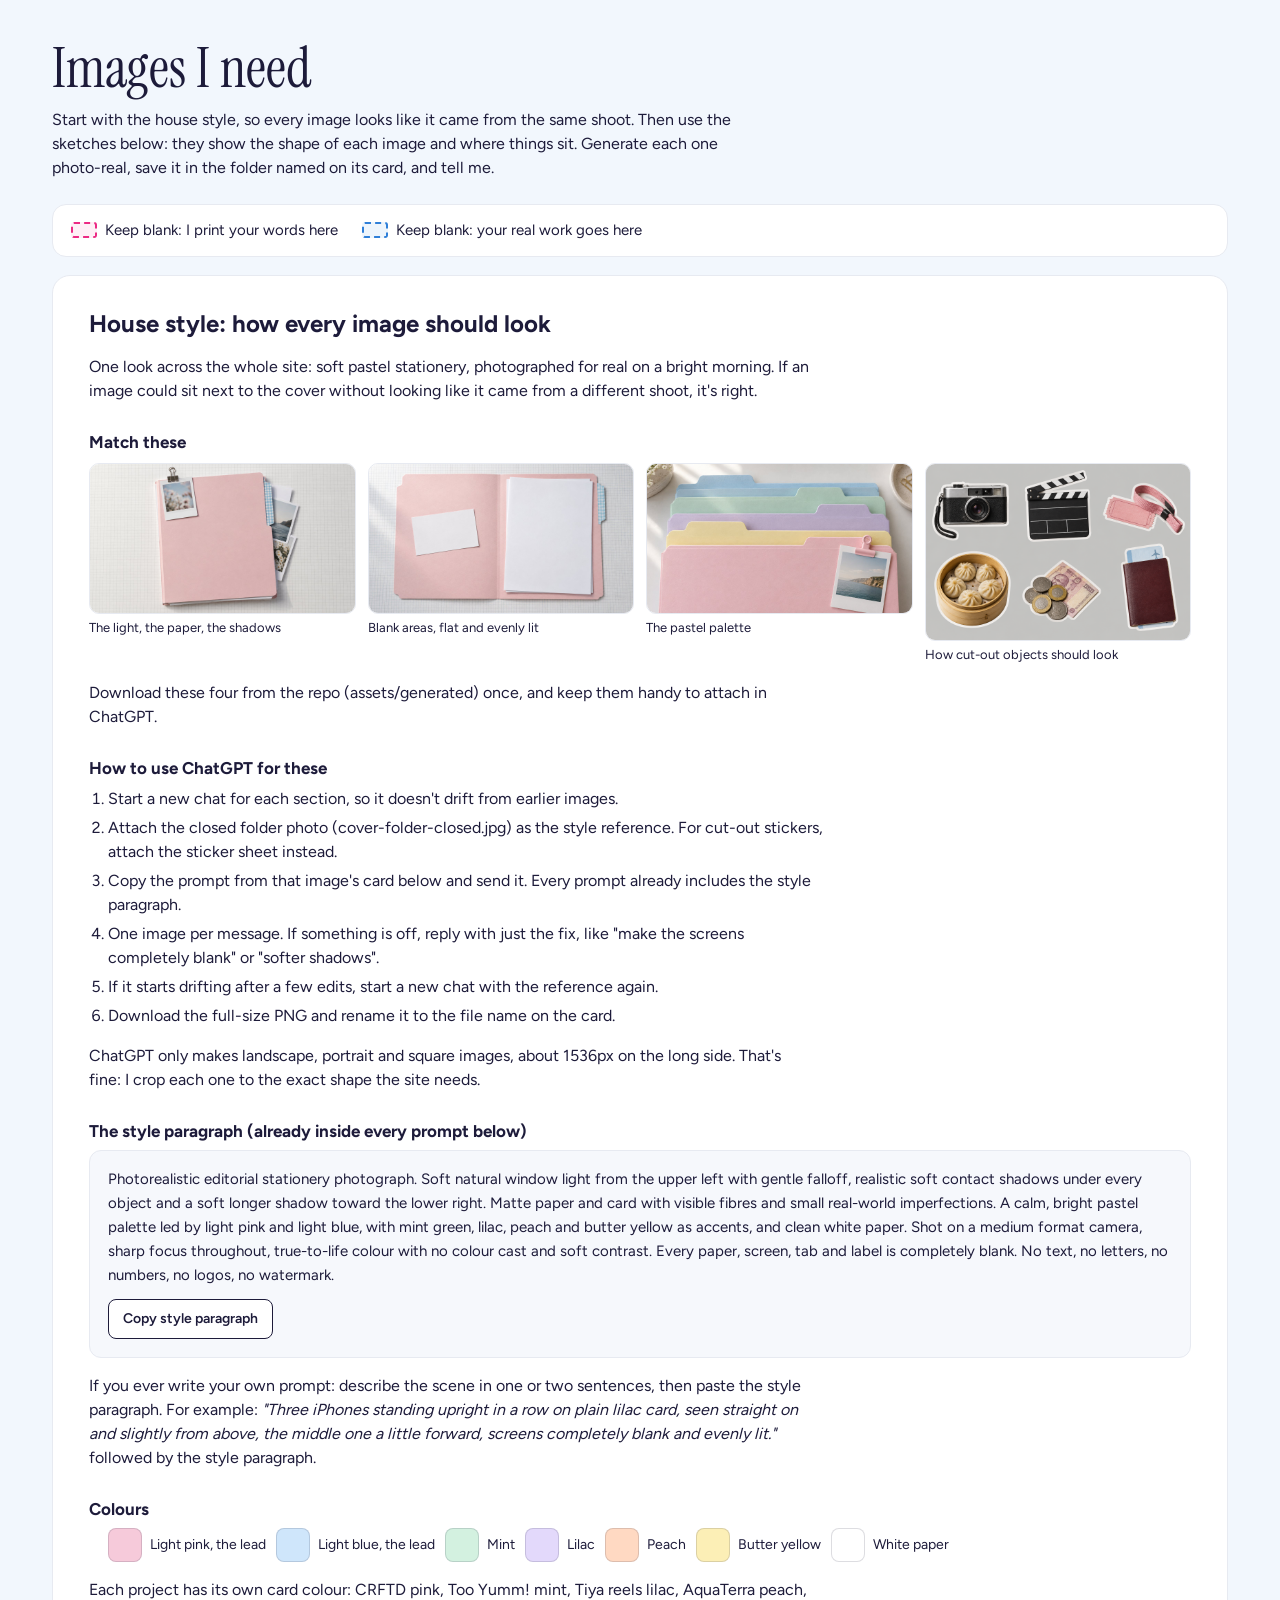
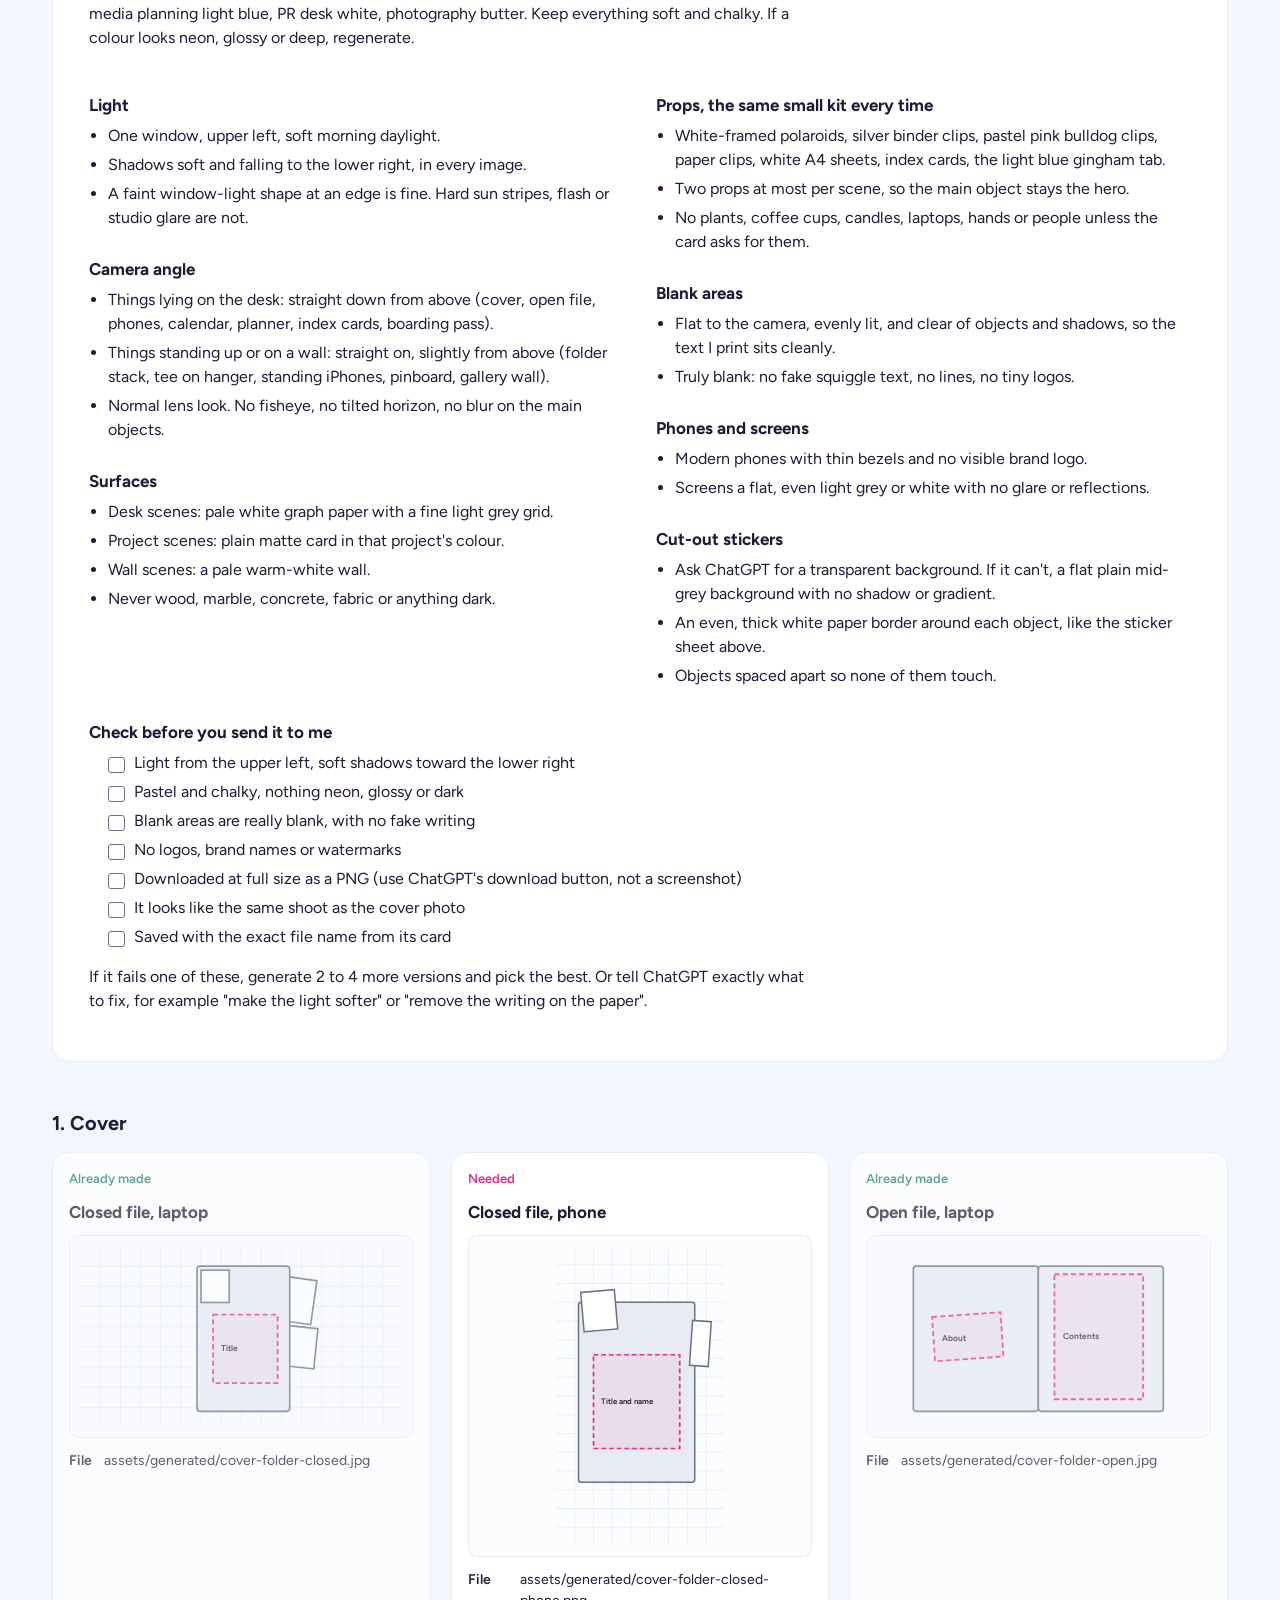
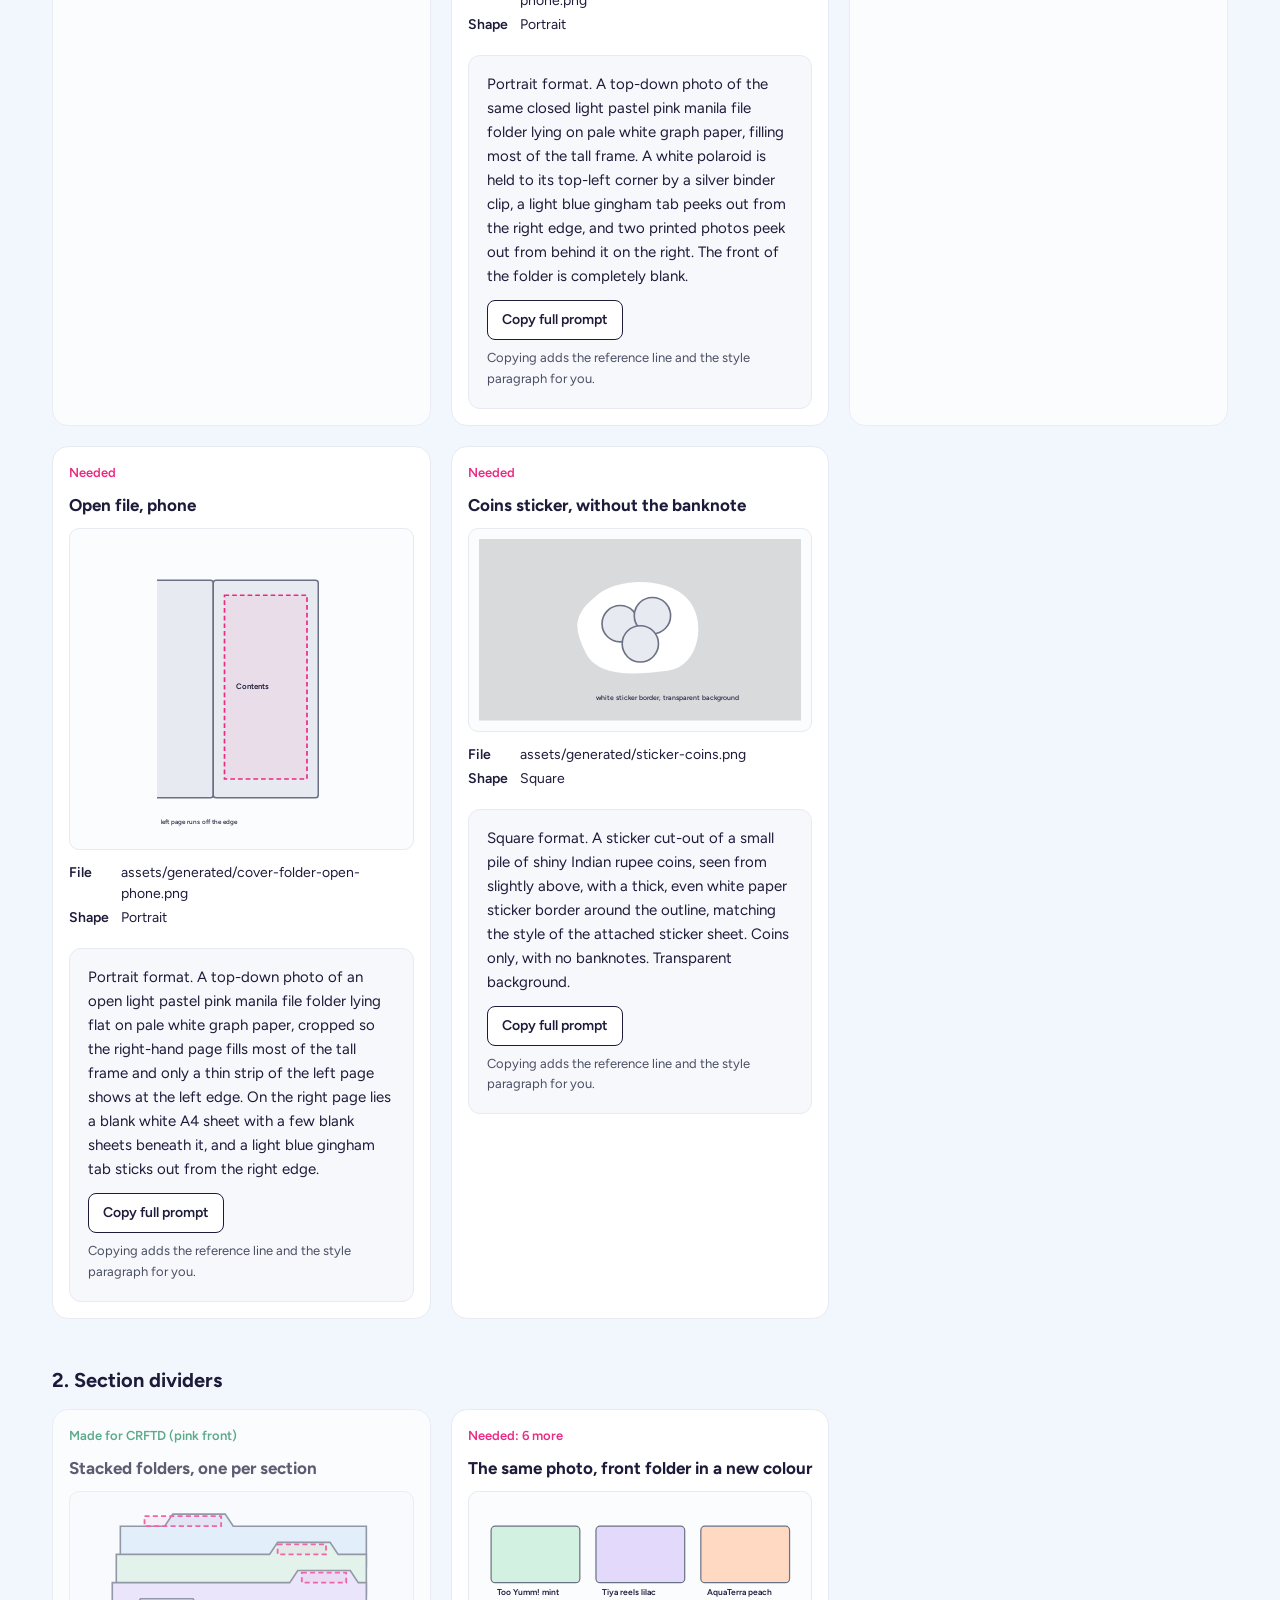
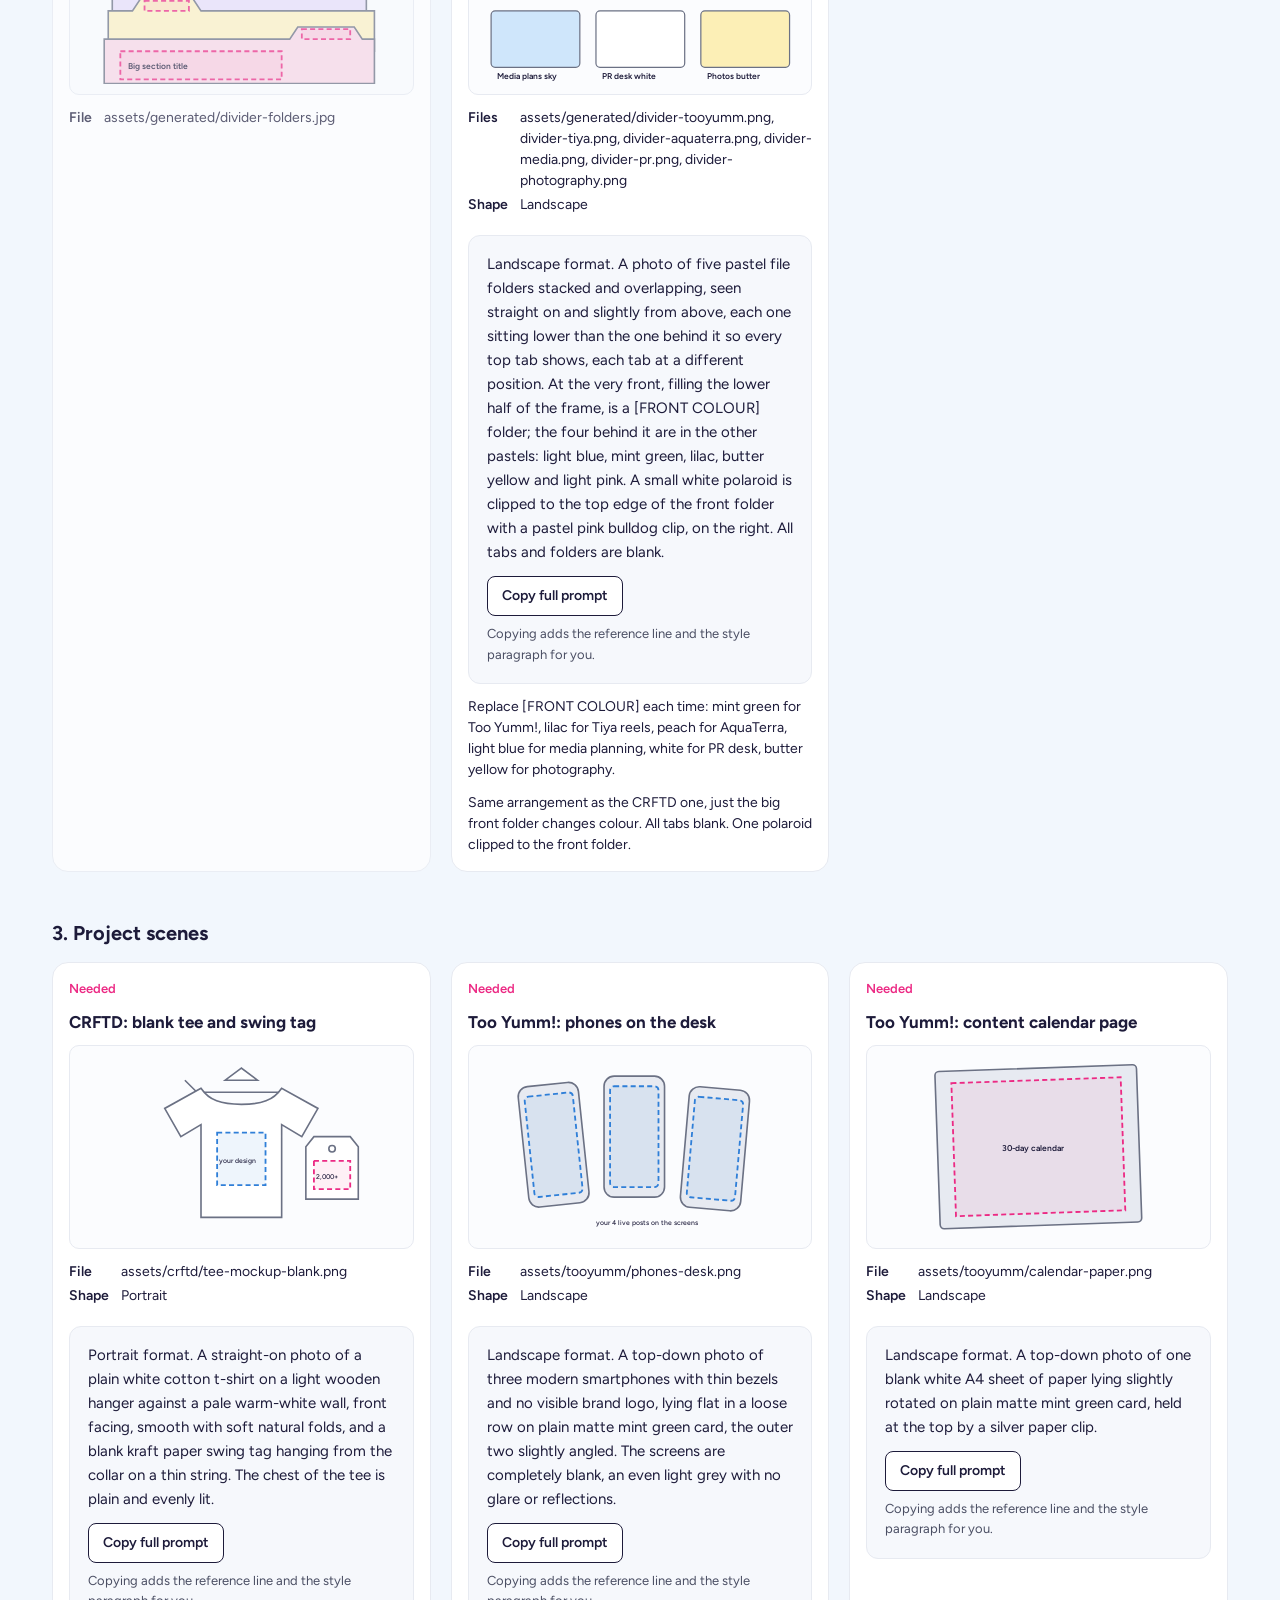
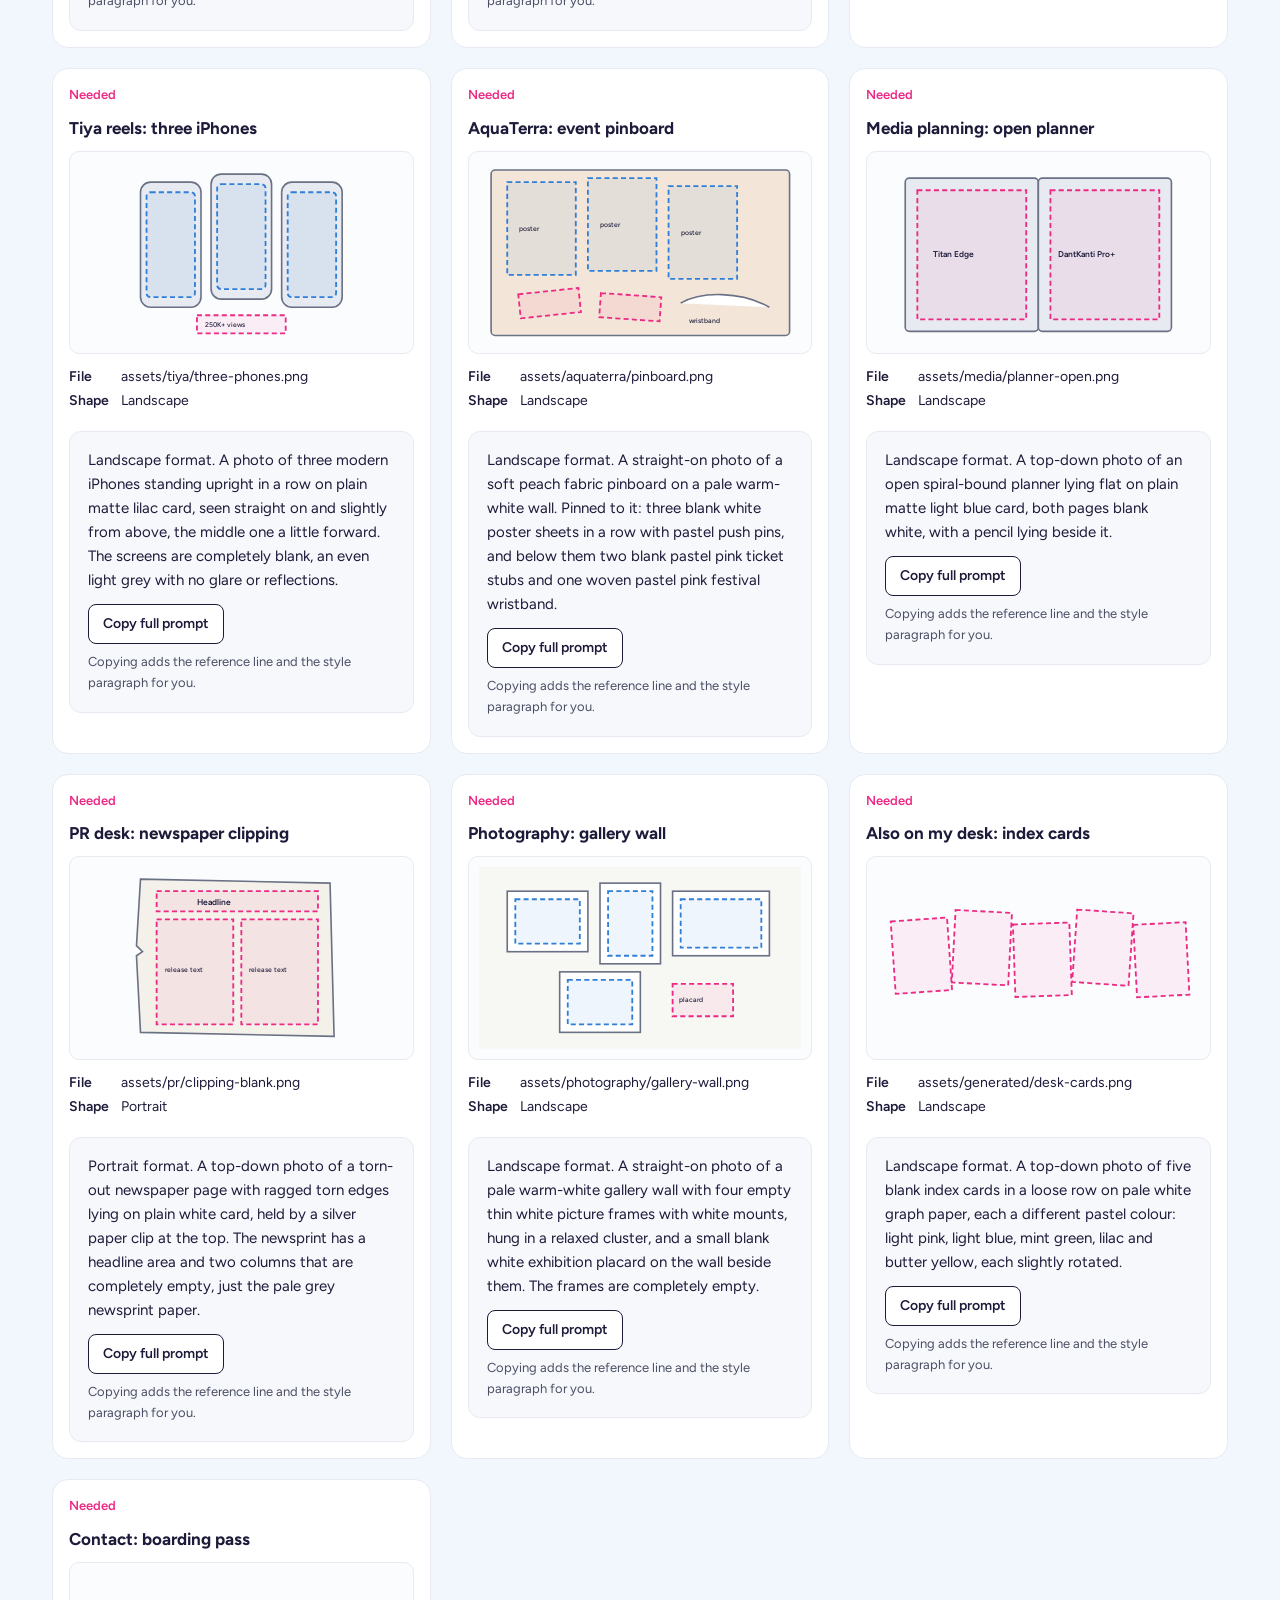
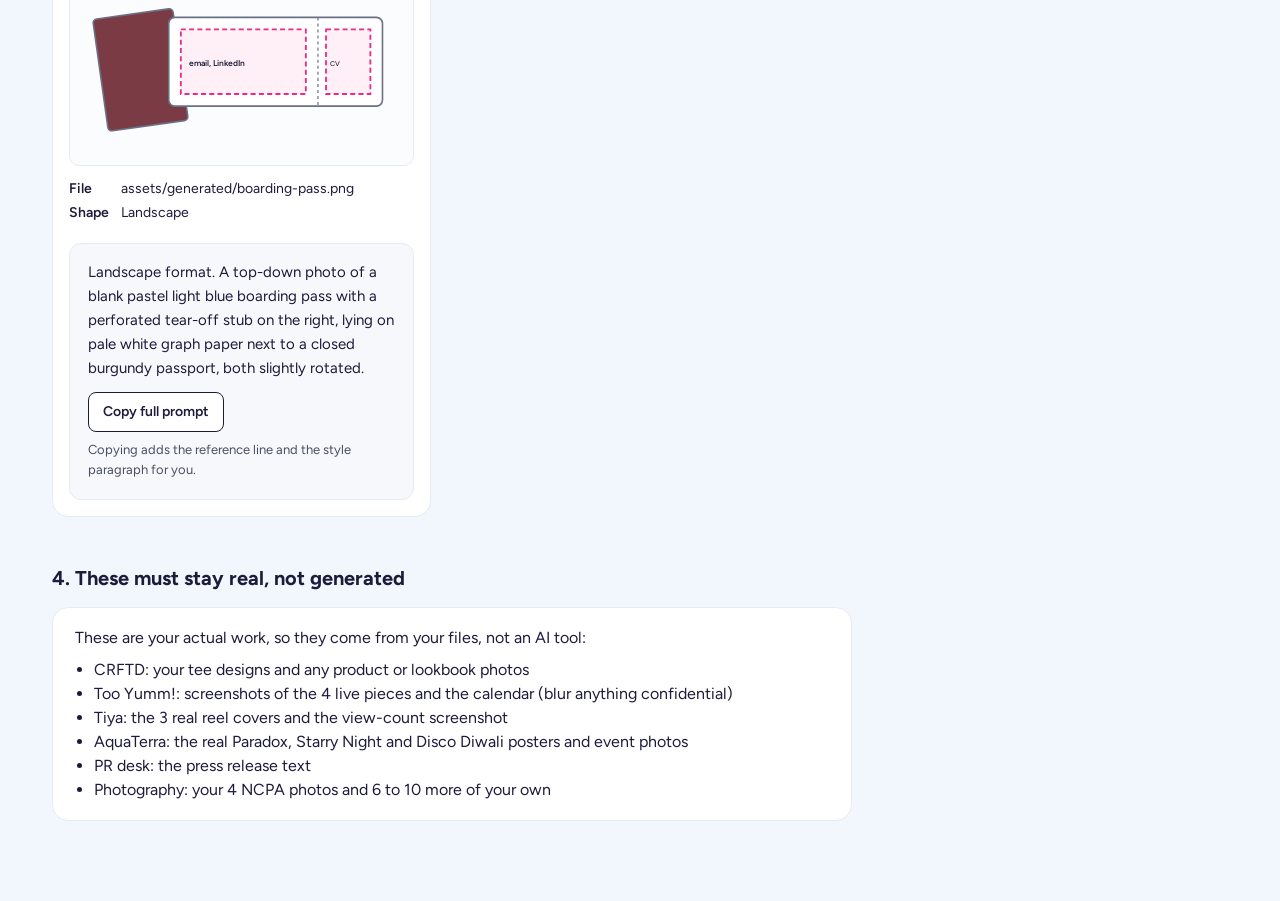
<file: docs/image-brief.html>
<!doctype html>
<html lang="en">
<head>
<meta charset="utf-8">
<meta name="viewport" content="width=device-width, initial-scale=1">
<title>Image brief</title>
<style>
@font-face { font-family: "Figtree"; font-weight: 400 800; font-display: swap; src: url(../fonts/figtree-var-latin.woff2) format("woff2"); }
@font-face { font-family: "Instrument Serif"; font-weight: 400; font-display: swap; src: url(../fonts/instrumentserif-latin.woff2) format("woff2"); }
:root {
  --bg: #F2F7FD; --ink: #1D1B3A; --line: #6B7184; --soft: #E7EAF1;
  --text-zone: #EC2A84;   /* I print your words here */
  --work-zone: #2F7FD8;   /* your real work goes here */
  --have: #1F8A5B;
}
* { box-sizing: border-box; }
body { margin: 0; background: var(--bg); color: var(--ink); font: 400 1rem/1.5 "Figtree", system-ui, sans-serif; }
.wrap { max-width: 1240px; margin: 0 auto; padding: 40px 16px 80px; }
@media (min-width: 700px) { .wrap { padding-inline: 32px; } }
h1 { font: 400 clamp(2.25rem, 5vw, 3.5rem)/1 "Instrument Serif", serif; margin: 0 0 12px; }
.intro { max-width: 68ch; margin: 0 0 24px; }
.key { display: flex; flex-wrap: wrap; gap: 10px 24px; margin: 0 0 18px; padding: 14px 18px; background: #fff; border-radius: 14px; border: 1px solid var(--soft); font-size: .9375rem; }
.key span { display: inline-flex; align-items: center; gap: 8px; }
.key i { width: 26px; height: 16px; border-radius: 3px; border: 2px dashed; }
.rules { max-width: 80ch; margin: 0 0 40px; padding-left: 1.2em; font-size: .9375rem; }
.rules li { margin-bottom: 4px; }
h2 { font: 700 1.25rem/1.3 "Figtree", sans-serif; margin: 48px 0 16px; }
.grid { display: grid; gap: 20px; grid-template-columns: repeat(auto-fill, minmax(min(100%, 340px), 1fr)); }
.card { background: #fff; border: 1px solid var(--soft); border-radius: 16px; padding: 16px; display: flex; flex-direction: column; gap: 12px; }
.card.done { opacity: .7; }
.card h3 { margin: 0; font: 700 1.0625rem/1.3 "Figtree", sans-serif; }
.status { font-size: .8125rem; font-weight: 600; color: var(--text-zone); }
.card.done .status { color: var(--have); }
.sketch { background: #FBFCFE; border: 1px solid var(--soft); border-radius: 10px; padding: 10px; display: grid; place-items: center; }
.sketch svg { width: 100%; height: auto; max-height: 340px; }
.sketch.tall svg { width: auto; height: 300px; }
.meta { margin: 0; display: grid; grid-template-columns: auto 1fr; gap: 3px 12px; font-size: .875rem; }
.meta dt { font-weight: 600; }
.meta dd { margin: 0; overflow-wrap: anywhere; }
.note { margin: 0; font-size: .875rem; }
.keep { background: #fff; border: 1px solid var(--soft); border-radius: 16px; padding: 18px 22px; max-width: 80ch; }
.keep ul { margin: 8px 0 0; padding-left: 1.2em; }
/* sketch strokes */
svg .o { fill: #fff; stroke: var(--line); stroke-width: .8; }
svg .f { fill: var(--soft); stroke: var(--line); stroke-width: .8; }
svg .grid { stroke: #DCE3EE; stroke-width: .3; }
svg .t { fill: rgba(236,42,132,.07); stroke: var(--text-zone); stroke-width: .9; stroke-dasharray: 2.5 1.6; }
svg .w { fill: rgba(47,127,216,.08); stroke: var(--work-zone); stroke-width: .9; stroke-dasharray: 2.5 1.6; }
svg text { font: 600 4.2px "Figtree", sans-serif; fill: var(--ink); }
svg text.s { font-size: 3.4px; font-weight: 500; }

/* house style */
.house { background: #fff; border: 1px solid var(--soft); border-radius: 18px; padding: 24px; margin: 0 0 40px; }
@media (min-width: 700px) { .house { padding: 32px 36px; } }
.house h2 { margin-top: 0; font-size: 1.5rem; }
.house h3 { font: 700 1.0625rem/1.3 "Figtree", sans-serif; margin: 28px 0 8px; }
.house p, .house li { max-width: 72ch; }
.house ul, .house ol { padding-left: 1.2em; margin: 0; }
.house li { margin-bottom: 5px; }
.refs { display: grid; gap: 12px; grid-template-columns: repeat(auto-fill, minmax(min(100%, 220px), 1fr)); margin-top: 10px; }
.refs figure { margin: 0; }
.refs img { width: 100%; height: auto; border-radius: 10px; border: 1px solid var(--soft); display: block; }
.refs figcaption { font-size: .8125rem; margin-top: 4px; }
.prompt { position: relative; background: #F6F8FC; border: 1px solid var(--soft); border-radius: 12px; padding: 16px 18px 18px; margin-top: 8px; }
.prompt p { margin: 0; font-size: .9375rem; line-height: 1.6; max-width: none; }
.copy { margin-top: 12px; appearance: none; font: 600 .875rem/1 "Figtree", sans-serif; color: var(--ink); background: #fff; border: 1.5px solid var(--ink); border-radius: 8px; padding: 10px 14px; min-height: 40px; cursor: pointer; }
.copy:hover { background: var(--ink); color: #fff; }
.copy:focus-visible { outline: 3px solid var(--work-zone); outline-offset: 2px; }
.copied { font-size: .8125rem; margin-left: 10px; }
.prompt .scene { font-size: .9375rem; }
.prompt .plus { font-size: .8125rem; margin-top: 8px; color: #4A4E63; }
.swatches { display: flex; flex-wrap: wrap; gap: 10px; margin-top: 8px; list-style: none; padding: 0; }
.swatches li { display: flex; align-items: center; gap: 8px; font-size: .875rem; margin: 0; }
.swatches i { width: 34px; height: 34px; border-radius: 8px; border: 1px solid rgba(29,27,58,.15); }
.two { display: grid; gap: 8px 32px; grid-template-columns: 1fr; }
@media (min-width: 800px) { .two { grid-template-columns: 1fr 1fr; } }
.check li { list-style: none; position: relative; padding-left: 1.6em; }
.check li::before { content: ""; position: absolute; left: 0; top: .35em; width: .9em; height: .9em; border: 1.5px solid var(--line); border-radius: 3px; }
</style>
</head>
<body>
<div class="wrap">
  <h1>Images I need</h1>
  <p class="intro">Start with the house style, so every image looks like it came from the same shoot. Then use the sketches below: they show the shape of each image and where things sit. Generate each one photo-real, save it in the folder named on its card, and tell me.</p>

  <div class="key">
    <span><i style="border-color:var(--text-zone);background:rgba(236,42,132,.07)"></i>Keep blank: I print your words here</span>
    <span><i style="border-color:var(--work-zone);background:rgba(47,127,216,.08)"></i>Keep blank: your real work goes here</span>
  </div>

  <section class="house" aria-labelledby="h-house">
    <h2 id="h-house">House style: how every image should look</h2>
    <p>One look across the whole site: soft pastel stationery, photographed for real on a bright morning. If an image could sit next to the cover without looking like it came from a different shoot, it's right.</p>

    <h3>Match these</h3>
    <div class="refs">
      <figure><img src="../assets/generated/cover-folder-closed.jpg" alt="Light pink folder on graph paper with a clipped polaroid" loading="lazy"><figcaption>The light, the paper, the shadows</figcaption></figure>
      <figure><img src="../assets/generated/cover-folder-open.jpg" alt="Open pink folder with blank white sheets" loading="lazy"><figcaption>Blank areas, flat and evenly lit</figcaption></figure>
      <figure><img src="../assets/generated/divider-folders.jpg" alt="Stacked pastel folders with a polaroid clipped on" loading="lazy"><figcaption>The pastel palette</figcaption></figure>
      <figure><img src="../assets/generated/originals/sticker-sheet.png" alt="Six objects cut out as white-bordered stickers on grey" loading="lazy"><figcaption>How cut-out objects should look</figcaption></figure>
    </div>
    <p>Download these four from the repo (assets/generated) once, and keep them handy to attach in ChatGPT.</p>


    <h3>How to use ChatGPT for these</h3>
    <ol>
      <li>Start a new chat for each section, so it doesn't drift from earlier images.</li>
      <li>Attach the closed folder photo (cover-folder-closed.jpg) as the style reference. For cut-out stickers, attach the sticker sheet instead.</li>
      <li>Copy the prompt from that image's card below and send it. Every prompt already includes the style paragraph.</li>
      <li>One image per message. If something is off, reply with just the fix, like "make the screens completely blank" or "softer shadows".</li>
      <li>If it starts drifting after a few edits, start a new chat with the reference again.</li>
      <li>Download the full-size PNG and rename it to the file name on the card.</li>
    </ol>
    <p>ChatGPT only makes landscape, portrait and square images, about 1536px on the long side. That's fine: I crop each one to the exact shape the site needs.</p>

    <h3>The style paragraph (already inside every prompt below)</h3>
    <div class="prompt">
      <p id="master">Photorealistic editorial stationery photograph. Soft natural window light from the upper left with gentle falloff, realistic soft contact shadows under every object and a soft longer shadow toward the lower right. Matte paper and card with visible fibres and small real-world imperfections. A calm, bright pastel palette led by light pink and light blue, with mint green, lilac, peach and butter yellow as accents, and clean white paper. Shot on a medium format camera, sharp focus throughout, true-to-life colour with no colour cast and soft contrast. Every paper, screen, tab and label is completely blank. No text, no letters, no numbers, no logos, no watermark.</p>
      <button class="copy" type="button" data-copy="master">Copy style paragraph</button><span class="copied" role="status" aria-live="polite"></span>
    </div>
    <p>If you ever write your own prompt: describe the scene in one or two sentences, then paste the style paragraph. For example: <em>"Three iPhones standing upright in a row on plain lilac card, seen straight on and slightly from above, the middle one a little forward, screens completely blank and evenly lit."</em> followed by the style paragraph.</p>

    <h3>Colours</h3>
    <ul class="swatches">
      <li><i style="background:#F6CADA"></i>Light pink, the lead</li>
      <li><i style="background:#CFE6FB"></i>Light blue, the lead</li>
      <li><i style="background:#D3F1E0"></i>Mint</li>
      <li><i style="background:#E3D9FB"></i>Lilac</li>
      <li><i style="background:#FFD9C2"></i>Peach</li>
      <li><i style="background:#FCEFB6"></i>Butter yellow</li>
      <li><i style="background:#FFFFFF"></i>White paper</li>
    </ul>
    <p>Each project has its own card colour: CRFTD pink, Too Yumm! mint, Tiya reels lilac, AquaTerra peach, media planning light blue, PR desk white, photography butter. Keep everything soft and chalky. If a colour looks neon, glossy or deep, regenerate.</p>

    <div class="two">
      <div>
        <h3>Light</h3>
        <ul>
          <li>One window, upper left, soft morning daylight.</li>
          <li>Shadows soft and falling to the lower right, in every image.</li>
          <li>A faint window-light shape at an edge is fine. Hard sun stripes, flash or studio glare are not.</li>
        </ul>
        <h3>Camera angle</h3>
        <ul>
          <li>Things lying on the desk: straight down from above (cover, open file, phones, calendar, planner, index cards, boarding pass).</li>
          <li>Things standing up or on a wall: straight on, slightly from above (folder stack, tee on hanger, standing iPhones, pinboard, gallery wall).</li>
          <li>Normal lens look. No fisheye, no tilted horizon, no blur on the main objects.</li>
        </ul>
        <h3>Surfaces</h3>
        <ul>
          <li>Desk scenes: pale white graph paper with a fine light grey grid.</li>
          <li>Project scenes: plain matte card in that project's colour.</li>
          <li>Wall scenes: a pale warm-white wall.</li>
          <li>Never wood, marble, concrete, fabric or anything dark.</li>
        </ul>
      </div>
      <div>
        <h3>Props, the same small kit every time</h3>
        <ul>
          <li>White-framed polaroids, silver binder clips, pastel pink bulldog clips, paper clips, white A4 sheets, index cards, the light blue gingham tab.</li>
          <li>Two props at most per scene, so the main object stays the hero.</li>
          <li>No plants, coffee cups, candles, laptops, hands or people unless the card asks for them.</li>
        </ul>
        <h3>Blank areas</h3>
        <ul>
          <li>Flat to the camera, evenly lit, and clear of objects and shadows, so the text I print sits cleanly.</li>
          <li>Truly blank: no fake squiggle text, no lines, no tiny logos.</li>
        </ul>
        <h3>Phones and screens</h3>
        <ul>
          <li>Modern phones with thin bezels and no visible brand logo.</li>
          <li>Screens a flat, even light grey or white with no glare or reflections.</li>
        </ul>
        <h3>Cut-out stickers</h3>
        <ul>
          <li>Ask ChatGPT for a transparent background. If it can't, a flat plain mid-grey background with no shadow or gradient.</li>
          <li>An even, thick white paper border around each object, like the sticker sheet above.</li>
          <li>Objects spaced apart so none of them touch.</li>
        </ul>
      </div>
    </div>

    <h3>Check before you send it to me</h3>
    <ul class="check">
      <li>Light from the upper left, soft shadows toward the lower right</li>
      <li>Pastel and chalky, nothing neon, glossy or dark</li>
      <li>Blank areas are really blank, with no fake writing</li>
      <li>No logos, brand names or watermarks</li>
      <li>Downloaded at full size as a PNG (use ChatGPT's download button, not a screenshot)</li>
      <li>It looks like the same shoot as the cover photo</li>
      <li>Saved with the exact file name from its card</li>
    </ul>
    <p>If it fails one of these, generate 2 to 4 more versions and pick the best. Or tell ChatGPT exactly what to fix, for example "make the light softer" or "remove the writing on the paper".</p>
  </section>


  <!-- ================= COVER ================= -->
  <h2>1. Cover</h2>
  <div class="grid">
    <article class="card done">
      <span class="status">Already made</span>
      <h3>Closed file, laptop</h3>
      <div class="sketch"><svg viewBox="0 0 160 90" aria-hidden="true">
        <g class="grid"><path d="M0 10h160M0 20h160M0 30h160M0 40h160M0 50h160M0 60h160M0 70h160M0 80h160M10 0v90M20 0v90M30 0v90M40 0v90M50 0v90M60 0v90M70 0v90M80 0v90M90 0v90M100 0v90M110 0v90M120 0v90M130 0v90M140 0v90M150 0v90"/></g>
        <rect class="o" x="100" y="16" width="16" height="22" transform="rotate(8 108 27)"/><rect class="o" x="102" y="40" width="15" height="20" transform="rotate(6 108 50)"/>
        <rect class="f" x="58" y="10" width="46" height="72" rx="1.5"/>
        <rect class="o" x="60" y="12" width="14" height="16"/>
        <rect class="t" x="66" y="34" width="32" height="34"/><text x="70" y="52">Title</text>
      </svg></div>
      <dl class="meta"><dt>File</dt><dd>assets/generated/cover-folder-closed.jpg</dd></dl>
    </article>

    <article class="card">
      <span class="status">Needed</span>
      <h3>Closed file, phone</h3>
      <div class="sketch tall"><svg viewBox="0 0 90 160" aria-hidden="true">
        <g class="grid"><path d="M0 10h90M0 20h90M0 30h90M0 40h90M0 50h90M0 60h90M0 70h90M0 80h90M0 90h90M0 100h90M0 110h90M0 120h90M0 130h90M0 140h90M0 150h90M10 0v160M20 0v160M30 0v160M40 0v160M50 0v160M60 0v160M70 0v160M80 0v160"/></g>
        <rect class="f" x="12" y="30" width="62" height="96" rx="1.5"/>
        <rect class="o" x="72" y="40" width="10" height="24" transform="rotate(4 77 52)"/>
        <rect class="o" x="14" y="24" width="18" height="21" transform="rotate(-5 23 34)"/>
        <rect class="t" x="20" y="58" width="46" height="50"/><text x="24" y="84">Title and name</text>
      </svg></div>
      <dl class="meta"><dt>File</dt><dd>assets/generated/cover-folder-closed-phone.png</dd><dt>Shape</dt><dd>Portrait</dd></dl>
      <div class="prompt"><p class="scene">Portrait format. A top-down photo of the same closed light pastel pink manila file folder lying on pale white graph paper, filling most of the tall frame. A white polaroid is held to its top-left corner by a silver binder clip, a light blue gingham tab peeks out from the right edge, and two printed photos peek out from behind it on the right. The front of the folder is completely blank.</p><span hidden id="p0">Create a new photo that matches the lighting, colours and paper style of the attached reference photo. Portrait format. A top-down photo of the same closed light pastel pink manila file folder lying on pale white graph paper, filling most of the tall frame. A white polaroid is held to its top-left corner by a silver binder clip, a light blue gingham tab peeks out from the right edge, and two printed photos peek out from behind it on the right. The front of the folder is completely blank. Photorealistic editorial stationery photograph. Soft natural window light from the upper left with gentle falloff, realistic soft contact shadows under every object and a soft longer shadow toward the lower right. Matte paper and card with visible fibres and small real-world imperfections. A calm, bright pastel palette led by light pink and light blue, with mint green, lilac, peach and butter yellow as accents, and clean white paper. Shot on a medium format camera, sharp focus throughout, true-to-life colour with no colour cast and soft contrast. Every paper, screen, tab and label is completely blank. No text, no letters, no numbers, no logos, no watermark.</span><button class="copy" type="button" data-copy="p0">Copy full prompt</button><span class="copied" role="status" aria-live="polite"></span><p class="plus">Copying adds the reference line and the style paragraph for you.</p></div>
    </article>

    <article class="card done">
      <span class="status">Already made</span>
      <h3>Open file, laptop</h3>
      <div class="sketch"><svg viewBox="0 0 160 90" aria-hidden="true">
        <rect class="f" x="18" y="10" width="62" height="72" rx="1.5"/><rect class="f" x="80" y="10" width="62" height="72" rx="1.5"/>
        <rect class="t" x="28" y="34" width="34" height="22" transform="rotate(-4 45 45)"/><text x="32" y="47">About</text>
        <rect class="t" x="88" y="14" width="44" height="62"/><text x="92" y="46">Contents</text>
      </svg></div>
      <dl class="meta"><dt>File</dt><dd>assets/generated/cover-folder-open.jpg</dd></dl>
    </article>

    <article class="card">
      <span class="status">Needed</span>
      <h3>Open file, phone</h3>
      <div class="sketch tall"><svg viewBox="0 0 90 160" aria-hidden="true">
        <rect class="f" x="-30" y="22" width="60" height="116" rx="1.5"/><rect class="f" x="30" y="22" width="56" height="116" rx="1.5"/>
        <rect class="t" x="36" y="30" width="44" height="98"/><text x="42" y="80">Contents</text>
        <text class="s" x="2" y="152">left page runs off the edge</text>
      </svg></div>
      <dl class="meta"><dt>File</dt><dd>assets/generated/cover-folder-open-phone.png</dd><dt>Shape</dt><dd>Portrait</dd></dl>
      <div class="prompt"><p class="scene">Portrait format. A top-down photo of an open light pastel pink manila file folder lying flat on pale white graph paper, cropped so the right-hand page fills most of the tall frame and only a thin strip of the left page shows at the left edge. On the right page lies a blank white A4 sheet with a few blank sheets beneath it, and a light blue gingham tab sticks out from the right edge.</p><span hidden id="p1">Create a new photo that matches the lighting, colours and paper style of the attached reference photo. Portrait format. A top-down photo of an open light pastel pink manila file folder lying flat on pale white graph paper, cropped so the right-hand page fills most of the tall frame and only a thin strip of the left page shows at the left edge. On the right page lies a blank white A4 sheet with a few blank sheets beneath it, and a light blue gingham tab sticks out from the right edge. Photorealistic editorial stationery photograph. Soft natural window light from the upper left with gentle falloff, realistic soft contact shadows under every object and a soft longer shadow toward the lower right. Matte paper and card with visible fibres and small real-world imperfections. A calm, bright pastel palette led by light pink and light blue, with mint green, lilac, peach and butter yellow as accents, and clean white paper. Shot on a medium format camera, sharp focus throughout, true-to-life colour with no colour cast and soft contrast. Every paper, screen, tab and label is completely blank. No text, no letters, no numbers, no logos, no watermark.</span><button class="copy" type="button" data-copy="p1">Copy full prompt</button><span class="copied" role="status" aria-live="polite"></span><p class="plus">Copying adds the reference line and the style paragraph for you.</p></div>
    </article>

    <article class="card">
      <span class="status">Needed</span>
      <h3>Coins sticker, without the banknote</h3>
      <div class="sketch"><svg viewBox="0 0 160 90" aria-hidden="true">
        <rect class="f" x="0" y="0" width="160" height="90" style="fill:#D9DADC;stroke:none"/>
        <path class="o" d="M58 30c10-10 34-10 44 0s6 32-8 34-34 4-40-8-6-18 4-26z" style="stroke-width:2.4;stroke:#fff;fill:#fff"/>
        <circle class="f" cx="70" cy="42" r="9"/><circle class="f" cx="86" cy="38" r="9"/><circle class="f" cx="80" cy="52" r="9"/>
        <text class="s" x="58" y="80">white sticker border, transparent background</text>
      </svg></div>
      <dl class="meta"><dt>File</dt><dd>assets/generated/sticker-coins.png</dd><dt>Shape</dt><dd>Square</dd></dl>
      <div class="prompt"><p class="scene">Square format. A sticker cut-out of a small pile of shiny Indian rupee coins, seen from slightly above, with a thick, even white paper sticker border around the outline, matching the style of the attached sticker sheet. Coins only, with no banknotes. Transparent background.</p><span hidden id="p2">Create a new photo that matches the lighting, colours and paper style of the attached reference photo. Square format. A sticker cut-out of a small pile of shiny Indian rupee coins, seen from slightly above, with a thick, even white paper sticker border around the outline, matching the style of the attached sticker sheet. Coins only, with no banknotes. Transparent background. Photorealistic editorial stationery photograph. Soft natural window light from the upper left with gentle falloff, realistic soft contact shadows under every object and a soft longer shadow toward the lower right. Matte paper and card with visible fibres and small real-world imperfections. A calm, bright pastel palette led by light pink and light blue, with mint green, lilac, peach and butter yellow as accents, and clean white paper. Shot on a medium format camera, sharp focus throughout, true-to-life colour with no colour cast and soft contrast. Every paper, screen, tab and label is completely blank. No text, no letters, no numbers, no logos, no watermark.</span><button class="copy" type="button" data-copy="p2">Copy full prompt</button><span class="copied" role="status" aria-live="polite"></span><p class="plus">Copying adds the reference line and the style paragraph for you.</p></div>
    </article>
  </div>

  <!-- ================= DIVIDERS ================= -->
  <h2>2. Section dividers</h2>
  <div class="grid">
    <article class="card done">
      <span class="status">Made for CRFTD (pink front)</span>
      <h3>Stacked folders, one per section</h3>
      <div class="sketch"><svg viewBox="0 0 160 90" aria-hidden="true">
        <path class="f" d="M20 12h22l4-6h26l4 6h66v20H20z" style="fill:#DCEBFA"/>
        <path class="f" d="M18 26h76l4-6h26l4 6h14v20H18z" style="fill:#DDF2E6"/>
        <path class="f" d="M16 40h88l4-6h26l4 6h4v20H16z" style="fill:#E7DEFA"/>
        <path class="f" d="M14 54h12l4-6h26l4 6h86v20H14z" style="fill:#FCF1C2"/>
        <path class="f" d="M12 68h92l4-6h28l4 6h6v22H12z" style="fill:#F9D7E6"/>
        <rect class="t" x="32" y="7" width="38" height="5"/><rect class="t" x="98" y="21" width="24" height="5"/>
        <rect class="t" x="110" y="35" width="22" height="5"/><rect class="t" x="32" y="49" width="22" height="5"/>
        <rect class="t" x="110" y="63" width="24" height="5"/>
        <rect class="t" x="20" y="74" width="80" height="14"/><text x="24" y="83">Big section title</text>
      </svg></div>
      <dl class="meta"><dt>File</dt><dd>assets/generated/divider-folders.jpg</dd></dl>
    </article>

    <article class="card">
      <span class="status">Needed: 6 more</span>
      <h3>The same photo, front folder in a new colour</h3>
      <div class="sketch"><svg viewBox="0 0 160 90" aria-hidden="true">
        <g font-size="4">
        <rect x="6" y="12" width="44" height="28" rx="2" style="fill:#D3F1E0;stroke:#6B7184;stroke-width:.6"/><text x="9" y="46">Too Yumm! mint</text>
        <rect x="58" y="12" width="44" height="28" rx="2" style="fill:#E3D9FB;stroke:#6B7184;stroke-width:.6"/><text x="61" y="46">Tiya reels lilac</text>
        <rect x="110" y="12" width="44" height="28" rx="2" style="fill:#FFD9C2;stroke:#6B7184;stroke-width:.6"/><text x="113" y="46">AquaTerra peach</text>
        <rect x="6" y="54" width="44" height="28" rx="2" style="fill:#CFE6FB;stroke:#6B7184;stroke-width:.6"/><text x="9" y="88">Media plans sky</text>
        <rect x="58" y="54" width="44" height="28" rx="2" style="fill:#FFFFFF;stroke:#6B7184;stroke-width:.6"/><text x="61" y="88">PR desk white</text>
        <rect x="110" y="54" width="44" height="28" rx="2" style="fill:#FCEFB6;stroke:#6B7184;stroke-width:.6"/><text x="113" y="88">Photos butter</text>
        </g>
      </svg></div>
      <dl class="meta"><dt>Files</dt><dd>assets/generated/divider-tooyumm.png, divider-tiya.png, divider-aquaterra.png, divider-media.png, divider-pr.png, divider-photography.png</dd><dt>Shape</dt><dd>Landscape</dd></dl>
      <div class="prompt"><p class="scene">Landscape format. A photo of five pastel file folders stacked and overlapping, seen straight on and slightly from above, each one sitting lower than the one behind it so every top tab shows, each tab at a different position. At the very front, filling the lower half of the frame, is a [FRONT COLOUR] folder; the four behind it are in the other pastels: light blue, mint green, lilac, butter yellow and light pink. A small white polaroid is clipped to the top edge of the front folder with a pastel pink bulldog clip, on the right. All tabs and folders are blank.</p><span hidden id="p3">Create a new photo that matches the lighting, colours and paper style of the attached reference photo. Landscape format. A photo of five pastel file folders stacked and overlapping, seen straight on and slightly from above, each one sitting lower than the one behind it so every top tab shows, each tab at a different position. At the very front, filling the lower half of the frame, is a [FRONT COLOUR] folder; the four behind it are in the other pastels: light blue, mint green, lilac, butter yellow and light pink. A small white polaroid is clipped to the top edge of the front folder with a pastel pink bulldog clip, on the right. All tabs and folders are blank. Photorealistic editorial stationery photograph. Soft natural window light from the upper left with gentle falloff, realistic soft contact shadows under every object and a soft longer shadow toward the lower right. Matte paper and card with visible fibres and small real-world imperfections. A calm, bright pastel palette led by light pink and light blue, with mint green, lilac, peach and butter yellow as accents, and clean white paper. Shot on a medium format camera, sharp focus throughout, true-to-life colour with no colour cast and soft contrast. Every paper, screen, tab and label is completely blank. No text, no letters, no numbers, no logos, no watermark.</span><button class="copy" type="button" data-copy="p3">Copy full prompt</button><span class="copied" role="status" aria-live="polite"></span><p class="plus">Copying adds the reference line and the style paragraph for you.</p></div><p class="note">Replace [FRONT COLOUR] each time: mint green for Too Yumm!, lilac for Tiya reels, peach for AquaTerra, light blue for media planning, white for PR desk, butter yellow for photography.</p>
      <p class="note">Same arrangement as the CRFTD one, just the big front folder changes colour. All tabs blank. One polaroid clipped to the front folder.</p>
    </article>
  </div>

  <!-- ================= PROJECTS ================= -->
  <h2>3. Project scenes</h2>
  <div class="grid">
    <article class="card">
      <span class="status">Needed</span>
      <h3>CRFTD: blank tee and swing tag</h3>
      <div class="sketch"><svg viewBox="0 0 160 90" aria-hidden="true">
        <path class="o" d="M58 18l-6-6M58 18h44M80 6l-8 6h16z"/>
        <path class="o" d="M60 16l-18 10 8 14 10-6v46h40V34l10 6 8-14-18-10c-4 6-10 8-20 8s-16-2-20-8z"/>
        <rect class="w" x="68" y="38" width="24" height="26"/><text class="s" x="69" y="53">your design</text>
        <path class="o" d="M116 40h18l4 5v26h-26V45z"/><circle class="o" cx="125" cy="46" r="1.6"/>
        <rect class="t" x="116" y="52" width="18" height="14"/><text class="s" x="117" y="61">2,000+</text>
      </svg></div>
      <dl class="meta"><dt>File</dt><dd>assets/crftd/tee-mockup-blank.png</dd><dt>Shape</dt><dd>Portrait</dd></dl>
      <div class="prompt"><p class="scene">Portrait format. A straight-on photo of a plain white cotton t-shirt on a light wooden hanger against a pale warm-white wall, front facing, smooth with soft natural folds, and a blank kraft paper swing tag hanging from the collar on a thin string. The chest of the tee is plain and evenly lit.</p><span hidden id="p4">Create a new photo that matches the lighting, colours and paper style of the attached reference photo. Portrait format. A straight-on photo of a plain white cotton t-shirt on a light wooden hanger against a pale warm-white wall, front facing, smooth with soft natural folds, and a blank kraft paper swing tag hanging from the collar on a thin string. The chest of the tee is plain and evenly lit. Photorealistic editorial stationery photograph. Soft natural window light from the upper left with gentle falloff, realistic soft contact shadows under every object and a soft longer shadow toward the lower right. Matte paper and card with visible fibres and small real-world imperfections. A calm, bright pastel palette led by light pink and light blue, with mint green, lilac, peach and butter yellow as accents, and clean white paper. Shot on a medium format camera, sharp focus throughout, true-to-life colour with no colour cast and soft contrast. Every paper, screen, tab and label is completely blank. No text, no letters, no numbers, no logos, no watermark.</span><button class="copy" type="button" data-copy="p4">Copy full prompt</button><span class="copied" role="status" aria-live="polite"></span><p class="plus">Copying adds the reference line and the style paragraph for you.</p></div>
    </article>

    <article class="card">
      <span class="status">Needed</span>
      <h3>Too Yumm!: phones on the desk</h3>
      <div class="sketch"><svg viewBox="0 0 160 90" aria-hidden="true">
        <rect class="f" x="22" y="14" width="30" height="60" rx="5" transform="rotate(-6 37 44)"/><rect class="w" x="25" y="19" width="24" height="50" rx="2" transform="rotate(-6 37 44)"/>
        <rect class="f" x="62" y="10" width="30" height="60" rx="5"/><rect class="w" x="65" y="15" width="24" height="50" rx="2"/>
        <rect class="f" x="102" y="16" width="30" height="60" rx="5" transform="rotate(5 117 46)"/><rect class="w" x="105" y="21" width="24" height="50" rx="2" transform="rotate(5 117 46)"/>
        <text class="s" x="58" y="84">your 4 live posts on the screens</text>
      </svg></div>
      <dl class="meta"><dt>File</dt><dd>assets/tooyumm/phones-desk.png</dd><dt>Shape</dt><dd>Landscape</dd></dl>
      <div class="prompt"><p class="scene">Landscape format. A top-down photo of three modern smartphones with thin bezels and no visible brand logo, lying flat in a loose row on plain matte mint green card, the outer two slightly angled. The screens are completely blank, an even light grey with no glare or reflections.</p><span hidden id="p5">Create a new photo that matches the lighting, colours and paper style of the attached reference photo. Landscape format. A top-down photo of three modern smartphones with thin bezels and no visible brand logo, lying flat in a loose row on plain matte mint green card, the outer two slightly angled. The screens are completely blank, an even light grey with no glare or reflections. Photorealistic editorial stationery photograph. Soft natural window light from the upper left with gentle falloff, realistic soft contact shadows under every object and a soft longer shadow toward the lower right. Matte paper and card with visible fibres and small real-world imperfections. A calm, bright pastel palette led by light pink and light blue, with mint green, lilac, peach and butter yellow as accents, and clean white paper. Shot on a medium format camera, sharp focus throughout, true-to-life colour with no colour cast and soft contrast. Every paper, screen, tab and label is completely blank. No text, no letters, no numbers, no logos, no watermark.</span><button class="copy" type="button" data-copy="p5">Copy full prompt</button><span class="copied" role="status" aria-live="polite"></span><p class="plus">Copying adds the reference line and the style paragraph for you.</p></div>
    </article>

    <article class="card">
      <span class="status">Needed</span>
      <h3>Too Yumm!: content calendar page</h3>
      <div class="sketch"><svg viewBox="0 0 160 90" aria-hidden="true">
        <rect class="f" x="30" y="6" width="100" height="78" rx="2" transform="rotate(-2 80 45)"/>
        <rect class="t" x="38" y="12" width="84" height="66" transform="rotate(-2 80 45)"/><text x="62" y="47">30-day calendar</text>
      </svg></div>
      <dl class="meta"><dt>File</dt><dd>assets/tooyumm/calendar-paper.png</dd><dt>Shape</dt><dd>Landscape</dd></dl>
      <div class="prompt"><p class="scene">Landscape format. A top-down photo of one blank white A4 sheet of paper lying slightly rotated on plain matte mint green card, held at the top by a silver paper clip.</p><span hidden id="p6">Create a new photo that matches the lighting, colours and paper style of the attached reference photo. Landscape format. A top-down photo of one blank white A4 sheet of paper lying slightly rotated on plain matte mint green card, held at the top by a silver paper clip. Photorealistic editorial stationery photograph. Soft natural window light from the upper left with gentle falloff, realistic soft contact shadows under every object and a soft longer shadow toward the lower right. Matte paper and card with visible fibres and small real-world imperfections. A calm, bright pastel palette led by light pink and light blue, with mint green, lilac, peach and butter yellow as accents, and clean white paper. Shot on a medium format camera, sharp focus throughout, true-to-life colour with no colour cast and soft contrast. Every paper, screen, tab and label is completely blank. No text, no letters, no numbers, no logos, no watermark.</span><button class="copy" type="button" data-copy="p6">Copy full prompt</button><span class="copied" role="status" aria-live="polite"></span><p class="plus">Copying adds the reference line and the style paragraph for you.</p></div>
    </article>

    <article class="card">
      <span class="status">Needed</span>
      <h3>Tiya reels: three iPhones</h3>
      <div class="sketch"><svg viewBox="0 0 160 90" aria-hidden="true">
        <rect class="f" x="30" y="10" width="30" height="62" rx="5"/><rect class="w" x="33" y="15" width="24" height="52" rx="2"/>
        <rect class="f" x="65" y="6" width="30" height="62" rx="5"/><rect class="w" x="68" y="11" width="24" height="52" rx="2"/>
        <rect class="f" x="100" y="10" width="30" height="62" rx="5"/><rect class="w" x="103" y="15" width="24" height="52" rx="2"/>
        <rect class="t" x="58" y="76" width="44" height="9"/><text class="s" x="62" y="82">250K+ views</text>
      </svg></div>
      <dl class="meta"><dt>File</dt><dd>assets/tiya/three-phones.png</dd><dt>Shape</dt><dd>Landscape</dd></dl>
      <div class="prompt"><p class="scene">Landscape format. A photo of three modern iPhones standing upright in a row on plain matte lilac card, seen straight on and slightly from above, the middle one a little forward. The screens are completely blank, an even light grey with no glare or reflections.</p><span hidden id="p7">Create a new photo that matches the lighting, colours and paper style of the attached reference photo. Landscape format. A photo of three modern iPhones standing upright in a row on plain matte lilac card, seen straight on and slightly from above, the middle one a little forward. The screens are completely blank, an even light grey with no glare or reflections. Photorealistic editorial stationery photograph. Soft natural window light from the upper left with gentle falloff, realistic soft contact shadows under every object and a soft longer shadow toward the lower right. Matte paper and card with visible fibres and small real-world imperfections. A calm, bright pastel palette led by light pink and light blue, with mint green, lilac, peach and butter yellow as accents, and clean white paper. Shot on a medium format camera, sharp focus throughout, true-to-life colour with no colour cast and soft contrast. Every paper, screen, tab and label is completely blank. No text, no letters, no numbers, no logos, no watermark.</span><button class="copy" type="button" data-copy="p7">Copy full prompt</button><span class="copied" role="status" aria-live="polite"></span><p class="plus">Copying adds the reference line and the style paragraph for you.</p></div>
    </article>

    <article class="card">
      <span class="status">Needed</span>
      <h3>AquaTerra: event pinboard</h3>
      <div class="sketch"><svg viewBox="0 0 160 90" aria-hidden="true">
        <rect class="f" x="6" y="4" width="148" height="82" rx="2" style="fill:#F3E6D8"/>
        <rect class="w" x="14" y="10" width="34" height="46"/><rect class="w" x="54" y="8" width="34" height="46"/><rect class="w" x="94" y="12" width="34" height="46"/>
        <text class="s" x="20" y="34">poster</text><text class="s" x="60" y="32">poster</text><text class="s" x="100" y="36">poster</text>
        <rect class="t" x="20" y="64" width="30" height="12" transform="rotate(-6 35 70)"/><rect class="t" x="60" y="66" width="30" height="12" transform="rotate(4 75 72)"/>
        <path class="o" d="M100 70c10-6 30-6 44 2"/><text class="s" x="104" y="80">wristband</text>
      </svg></div>
      <dl class="meta"><dt>File</dt><dd>assets/aquaterra/pinboard.png</dd><dt>Shape</dt><dd>Landscape</dd></dl>
      <div class="prompt"><p class="scene">Landscape format. A straight-on photo of a soft peach fabric pinboard on a pale warm-white wall. Pinned to it: three blank white poster sheets in a row with pastel push pins, and below them two blank pastel pink ticket stubs and one woven pastel pink festival wristband.</p><span hidden id="p8">Create a new photo that matches the lighting, colours and paper style of the attached reference photo. Landscape format. A straight-on photo of a soft peach fabric pinboard on a pale warm-white wall. Pinned to it: three blank white poster sheets in a row with pastel push pins, and below them two blank pastel pink ticket stubs and one woven pastel pink festival wristband. Photorealistic editorial stationery photograph. Soft natural window light from the upper left with gentle falloff, realistic soft contact shadows under every object and a soft longer shadow toward the lower right. Matte paper and card with visible fibres and small real-world imperfections. A calm, bright pastel palette led by light pink and light blue, with mint green, lilac, peach and butter yellow as accents, and clean white paper. Shot on a medium format camera, sharp focus throughout, true-to-life colour with no colour cast and soft contrast. Every paper, screen, tab and label is completely blank. No text, no letters, no numbers, no logos, no watermark.</span><button class="copy" type="button" data-copy="p8">Copy full prompt</button><span class="copied" role="status" aria-live="polite"></span><p class="plus">Copying adds the reference line and the style paragraph for you.</p></div>
    </article>

    <article class="card">
      <span class="status">Needed</span>
      <h3>Media planning: open planner</h3>
      <div class="sketch"><svg viewBox="0 0 160 90" aria-hidden="true">
        <rect class="f" x="14" y="8" width="66" height="76" rx="2"/><rect class="f" x="80" y="8" width="66" height="76" rx="2"/>
        <rect class="t" x="20" y="14" width="54" height="64"/><text x="28" y="47">Titan Edge</text>
        <rect class="t" x="86" y="14" width="54" height="64"/><text x="90" y="47">DantKanti Pro+</text>
      </svg></div>
      <dl class="meta"><dt>File</dt><dd>assets/media/planner-open.png</dd><dt>Shape</dt><dd>Landscape</dd></dl>
      <div class="prompt"><p class="scene">Landscape format. A top-down photo of an open spiral-bound planner lying flat on plain matte light blue card, both pages blank white, with a pencil lying beside it.</p><span hidden id="p9">Create a new photo that matches the lighting, colours and paper style of the attached reference photo. Landscape format. A top-down photo of an open spiral-bound planner lying flat on plain matte light blue card, both pages blank white, with a pencil lying beside it. Photorealistic editorial stationery photograph. Soft natural window light from the upper left with gentle falloff, realistic soft contact shadows under every object and a soft longer shadow toward the lower right. Matte paper and card with visible fibres and small real-world imperfections. A calm, bright pastel palette led by light pink and light blue, with mint green, lilac, peach and butter yellow as accents, and clean white paper. Shot on a medium format camera, sharp focus throughout, true-to-life colour with no colour cast and soft contrast. Every paper, screen, tab and label is completely blank. No text, no letters, no numbers, no logos, no watermark.</span><button class="copy" type="button" data-copy="p9">Copy full prompt</button><span class="copied" role="status" aria-live="polite"></span><p class="plus">Copying adds the reference line and the style paragraph for you.</p></div>
    </article>

    <article class="card">
      <span class="status">Needed</span>
      <h3>PR desk: newspaper clipping</h3>
      <div class="sketch"><svg viewBox="0 0 160 90" aria-hidden="true">
        <path class="o" d="M30 6l94 2 2 76-96-2-2-38 3-2-3-3z" style="fill:#F4F1EA"/>
        <rect class="t" x="38" y="12" width="80" height="10"/><text x="58" y="19">Headline</text>
        <rect class="t" x="38" y="26" width="38" height="52"/><rect class="t" x="80" y="26" width="38" height="52"/>
        <text class="s" x="42" y="52">release text</text><text class="s" x="84" y="52">release text</text>
      </svg></div>
      <dl class="meta"><dt>File</dt><dd>assets/pr/clipping-blank.png</dd><dt>Shape</dt><dd>Portrait</dd></dl>
      <div class="prompt"><p class="scene">Portrait format. A top-down photo of a torn-out newspaper page with ragged torn edges lying on plain white card, held by a silver paper clip at the top. The newsprint has a headline area and two columns that are completely empty, just the pale grey newsprint paper.</p><span hidden id="p10">Create a new photo that matches the lighting, colours and paper style of the attached reference photo. Portrait format. A top-down photo of a torn-out newspaper page with ragged torn edges lying on plain white card, held by a silver paper clip at the top. The newsprint has a headline area and two columns that are completely empty, just the pale grey newsprint paper. Photorealistic editorial stationery photograph. Soft natural window light from the upper left with gentle falloff, realistic soft contact shadows under every object and a soft longer shadow toward the lower right. Matte paper and card with visible fibres and small real-world imperfections. A calm, bright pastel palette led by light pink and light blue, with mint green, lilac, peach and butter yellow as accents, and clean white paper. Shot on a medium format camera, sharp focus throughout, true-to-life colour with no colour cast and soft contrast. Every paper, screen, tab and label is completely blank. No text, no letters, no numbers, no logos, no watermark.</span><button class="copy" type="button" data-copy="p10">Copy full prompt</button><span class="copied" role="status" aria-live="polite"></span><p class="plus">Copying adds the reference line and the style paragraph for you.</p></div>
    </article>

    <article class="card">
      <span class="status">Needed</span>
      <h3>Photography: gallery wall</h3>
      <div class="sketch"><svg viewBox="0 0 160 90" aria-hidden="true">
        <rect class="f" x="0" y="0" width="160" height="90" style="fill:#F7F7F4;stroke:none"/>
        <rect class="o" x="14" y="12" width="40" height="30"/><rect class="w" x="18" y="16" width="32" height="22"/>
        <rect class="o" x="60" y="8" width="30" height="40"/><rect class="w" x="64" y="12" width="22" height="32"/>
        <rect class="o" x="96" y="12" width="48" height="32"/><rect class="w" x="100" y="16" width="40" height="24"/>
        <rect class="o" x="40" y="52" width="40" height="30"/><rect class="w" x="44" y="56" width="32" height="22"/>
        <rect class="t" x="96" y="58" width="30" height="16"/><text class="s" x="99" y="67">placard</text>
      </svg></div>
      <dl class="meta"><dt>File</dt><dd>assets/photography/gallery-wall.png</dd><dt>Shape</dt><dd>Landscape</dd></dl>
      <div class="prompt"><p class="scene">Landscape format. A straight-on photo of a pale warm-white gallery wall with four empty thin white picture frames with white mounts, hung in a relaxed cluster, and a small blank white exhibition placard on the wall beside them. The frames are completely empty.</p><span hidden id="p11">Create a new photo that matches the lighting, colours and paper style of the attached reference photo. Landscape format. A straight-on photo of a pale warm-white gallery wall with four empty thin white picture frames with white mounts, hung in a relaxed cluster, and a small blank white exhibition placard on the wall beside them. The frames are completely empty. Photorealistic editorial stationery photograph. Soft natural window light from the upper left with gentle falloff, realistic soft contact shadows under every object and a soft longer shadow toward the lower right. Matte paper and card with visible fibres and small real-world imperfections. A calm, bright pastel palette led by light pink and light blue, with mint green, lilac, peach and butter yellow as accents, and clean white paper. Shot on a medium format camera, sharp focus throughout, true-to-life colour with no colour cast and soft contrast. Every paper, screen, tab and label is completely blank. No text, no letters, no numbers, no logos, no watermark.</span><button class="copy" type="button" data-copy="p11">Copy full prompt</button><span class="copied" role="status" aria-live="polite"></span><p class="plus">Copying adds the reference line and the style paragraph for you.</p></div>
    </article>

    <article class="card">
      <span class="status">Needed</span>
      <h3>Also on my desk: index cards</h3>
      <div class="sketch"><svg viewBox="0 0 160 90" aria-hidden="true">
        <rect class="t" x="8" y="26" width="28" height="36" transform="rotate(-4 22 44)"/><rect class="t" x="38" y="22" width="28" height="36" transform="rotate(3 52 40)"/>
        <rect class="t" x="68" y="28" width="28" height="36" transform="rotate(-2 82 46)"/><rect class="t" x="98" y="22" width="28" height="36" transform="rotate(4 112 40)"/>
        <rect class="t" x="128" y="28" width="26" height="36" transform="rotate(-3 141 46)"/>
      </svg></div>
      <dl class="meta"><dt>File</dt><dd>assets/generated/desk-cards.png</dd><dt>Shape</dt><dd>Landscape</dd></dl>
      <div class="prompt"><p class="scene">Landscape format. A top-down photo of five blank index cards in a loose row on pale white graph paper, each a different pastel colour: light pink, light blue, mint green, lilac and butter yellow, each slightly rotated.</p><span hidden id="p12">Create a new photo that matches the lighting, colours and paper style of the attached reference photo. Landscape format. A top-down photo of five blank index cards in a loose row on pale white graph paper, each a different pastel colour: light pink, light blue, mint green, lilac and butter yellow, each slightly rotated. Photorealistic editorial stationery photograph. Soft natural window light from the upper left with gentle falloff, realistic soft contact shadows under every object and a soft longer shadow toward the lower right. Matte paper and card with visible fibres and small real-world imperfections. A calm, bright pastel palette led by light pink and light blue, with mint green, lilac, peach and butter yellow as accents, and clean white paper. Shot on a medium format camera, sharp focus throughout, true-to-life colour with no colour cast and soft contrast. Every paper, screen, tab and label is completely blank. No text, no letters, no numbers, no logos, no watermark.</span><button class="copy" type="button" data-copy="p12">Copy full prompt</button><span class="copied" role="status" aria-live="polite"></span><p class="plus">Copying adds the reference line and the style paragraph for you.</p></div>
    </article>

    <article class="card">
      <span class="status">Needed</span>
      <h3>Contact: boarding pass</h3>
      <div class="sketch"><svg viewBox="0 0 160 90" aria-hidden="true">
        <rect class="f" x="10" y="20" width="40" height="56" rx="2" style="fill:#7A3B45" transform="rotate(-8 30 48)"/>
        <rect class="o" x="44" y="22" width="106" height="44" rx="3"/><path d="M118 22v44" style="stroke:#6B7184;stroke-width:.6;stroke-dasharray:1.5 1.5"/>
        <rect class="t" x="50" y="28" width="62" height="32"/><text x="54" y="46">email, LinkedIn</text>
        <rect class="t" x="122" y="28" width="22" height="32"/><text class="s" x="124" y="46">CV</text>
      </svg></div>
      <dl class="meta"><dt>File</dt><dd>assets/generated/boarding-pass.png</dd><dt>Shape</dt><dd>Landscape</dd></dl>
      <div class="prompt"><p class="scene">Landscape format. A top-down photo of a blank pastel light blue boarding pass with a perforated tear-off stub on the right, lying on pale white graph paper next to a closed burgundy passport, both slightly rotated.</p><span hidden id="p13">Create a new photo that matches the lighting, colours and paper style of the attached reference photo. Landscape format. A top-down photo of a blank pastel light blue boarding pass with a perforated tear-off stub on the right, lying on pale white graph paper next to a closed burgundy passport, both slightly rotated. Photorealistic editorial stationery photograph. Soft natural window light from the upper left with gentle falloff, realistic soft contact shadows under every object and a soft longer shadow toward the lower right. Matte paper and card with visible fibres and small real-world imperfections. A calm, bright pastel palette led by light pink and light blue, with mint green, lilac, peach and butter yellow as accents, and clean white paper. Shot on a medium format camera, sharp focus throughout, true-to-life colour with no colour cast and soft contrast. Every paper, screen, tab and label is completely blank. No text, no letters, no numbers, no logos, no watermark.</span><button class="copy" type="button" data-copy="p13">Copy full prompt</button><span class="copied" role="status" aria-live="polite"></span><p class="plus">Copying adds the reference line and the style paragraph for you.</p></div>
    </article>
  </div>

  <h2>4. These must stay real, not generated</h2>
  <div class="keep">
    These are your actual work, so they come from your files, not an AI tool:
    <ul>
      <li>CRFTD: your tee designs and any product or lookbook photos</li>
      <li>Too Yumm!: screenshots of the 4 live pieces and the calendar (blur anything confidential)</li>
      <li>Tiya: the 3 real reel covers and the view-count screenshot</li>
      <li>AquaTerra: the real Paradox, Starry Night and Disco Diwali posters and event photos</li>
      <li>PR desk: the press release text</li>
      <li>Photography: your 4 NCPA photos and 6 to 10 more of your own</li>
    </ul>
  </div>
</div>

<script>
document.querySelectorAll('.copy').forEach(function (b) {
  b.addEventListener('click', function () {
    var text = document.getElementById(b.dataset.copy).textContent.trim(), out = b.nextElementSibling;
    function done() { out.textContent = 'Copied'; }
    if (navigator.clipboard && window.isSecureContext) { navigator.clipboard.writeText(text).then(done, fallback); } else { fallback(); }
    function fallback() { var t = document.createElement('textarea'); t.value = text; document.body.appendChild(t); t.select();
      try { document.execCommand('copy'); done(); } catch (e) { out.textContent = 'Select the paragraph and copy it by hand'; } document.body.removeChild(t); }
  });
});
</script>
</body>
</html>
</file>
